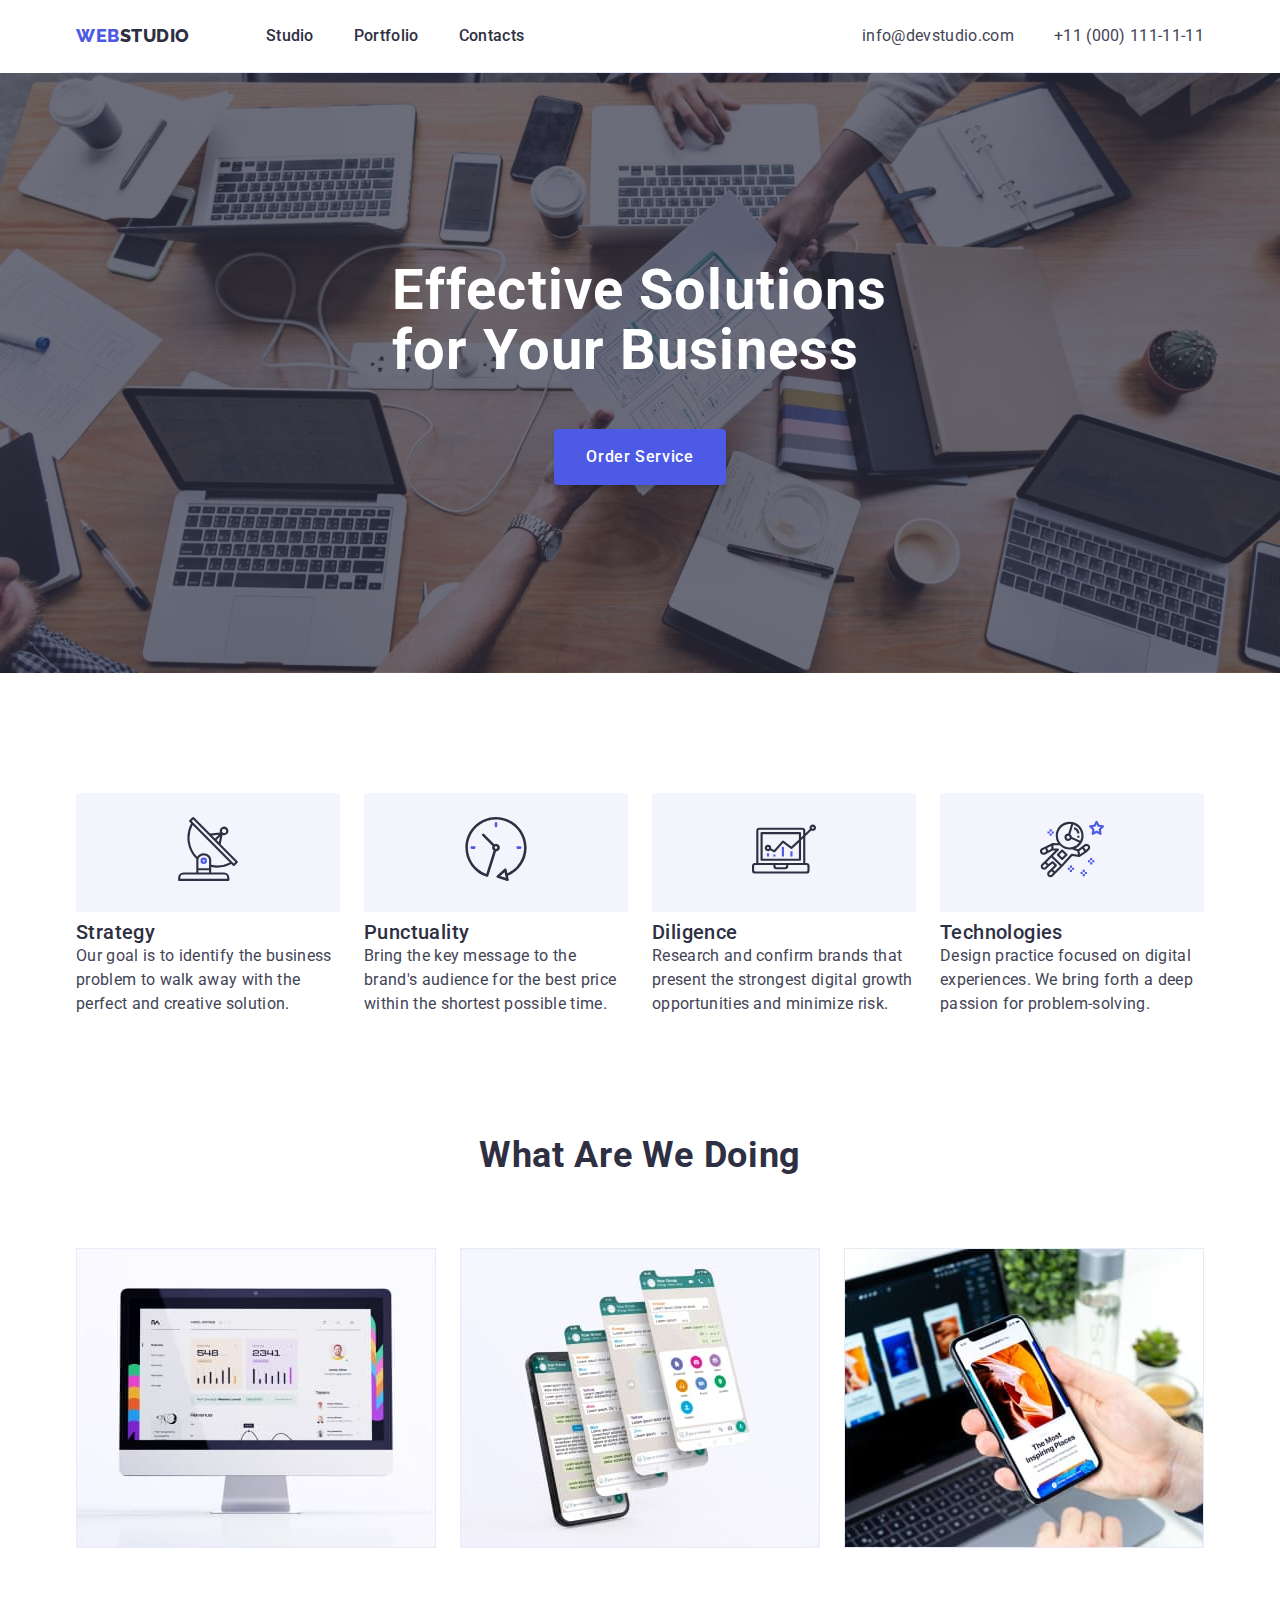
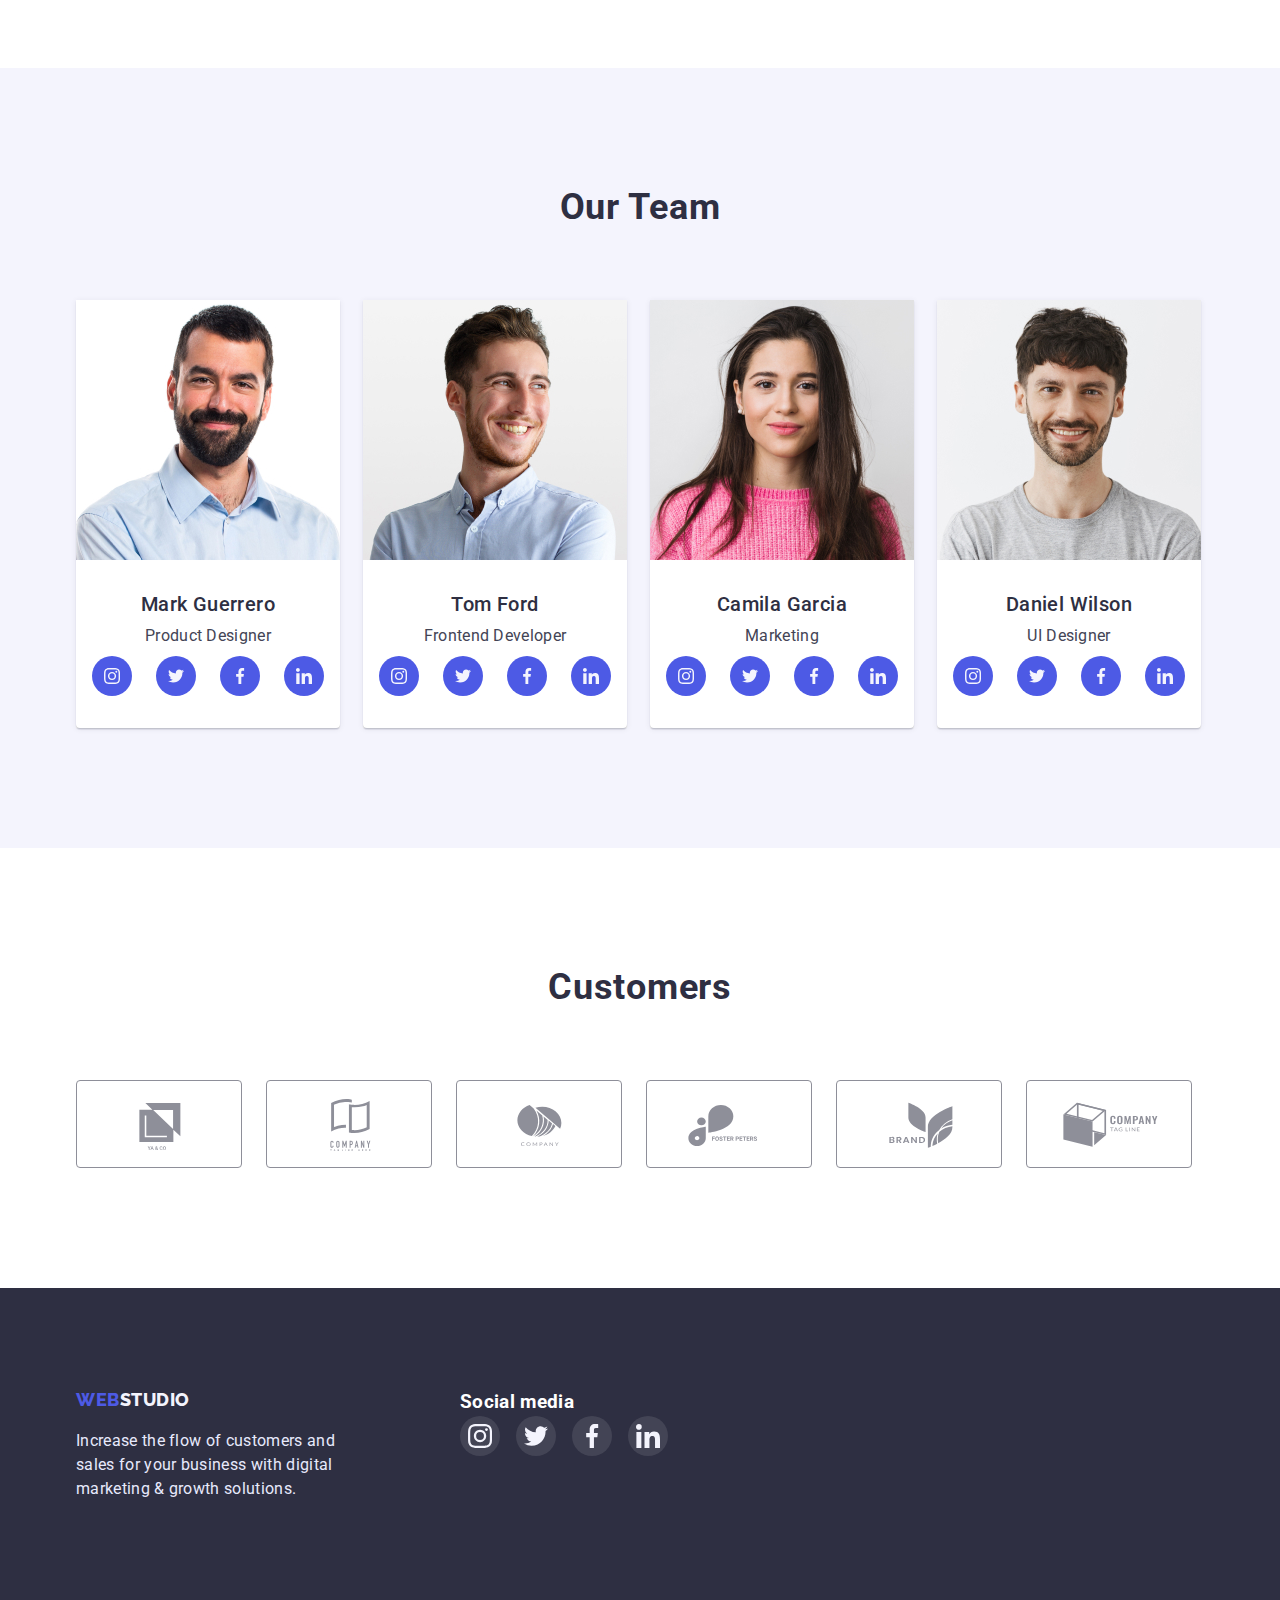
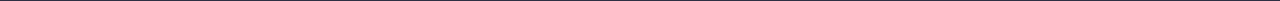
<file: index.html>
<!DOCTYPE html>
<html lang="en">

<head>
    <meta charset="UTF-8">
    <meta http-equiv="X-UA-Compatible" content="IE=edge">
    <meta name="viewport" content="width=device-width, initial-scale=1.0">
    <link rel="stylesheet" href="https://cdnjs.cloudflare.com/ajax/libs/modern-normalize/1.1.0/modern-normalize.css">
    <link rel="preconnect" href="https://fonts.googleapis.com">
    <link rel="preconnect" href="https://fonts.gstatic.com" crossorigin>
    <link href="https://fonts.googleapis.com/css2?family=Raleway:wght@800&family=Roboto:wght@400;500;700&display=swap"
        rel="stylesheet">
    <link rel="stylesheet" href="./css/styles.css">
    <title>Mane page</title>
</head>

<body class="body">
    <header class="head">
<div class="container head-container center">
        <!--Навігація-->
        <nav class="nav center">
            <a href="" class="link-logo  link">web<span class="nav-logo">studio</span></a>
            <ul class="nav-list list">
                <li class="nav-item"><a href="./index.html" class="nav-link link">Studio</a></li>
                <li class="nav-item"><a href="./portfolio.html" class="nav-link link">Portfolio</a></li>
                <li class="nav-item"><a href="" class="nav-link link">Contacts</a></li>
            </ul>
        </nav>
        <!--Контакти-->
        <ul class="contact list ">
            <li class="contact-list"><a href="mailto:info@devstudio.com" class="contact-link link">info@devstudio.com</a></li>
            <li class="contact-list"><a href="tel:+110001111111" class="contact-link link">+11 (000) 111-11-11</a></li>
        </ul>
</div>

    </header>
    <main>
        <!--Section Hero-->
        <div class="hero-background">
            <section class="section hero">
                <div class="container center">
                    <h1 class="slogan">Effective Solutions for Your Business</h1>
                    <button class="hero-btn btn" type="button">Order Service</button>
                </div>
            </section>
            </div>
            <!--features-->
            <section class="section features">
                <div class="container">
                    <h2 class="title hide">Features</h2>
                    <ul class="feature-list list">
                        <li class="feature-item icon-antenna">
                           <div class="icon-card">
                            <svg class="icon" width="64" height="64">         <use href="./image/symbol-defs-opt.svg#icon-antenna"></use>
                            </svg>
                           </div>
                            <h3 class="feature-subtitle subtitle">Strategy</h3>
                            <p class="feature-text">Our goal is to identify the business
                                problem to walk away with the perfect and creative solution.</p>
                        </li>
                        <li class="feature-item">
                            <div class="icon-card">
                                <svg class="icon" width="64" height="64">
                                    <use href="./image/symbol-defs-opt.svg#icon-clock"></use>
                                </svg>
                            </div>
                            <h3 class="feature-subtitle subtitle">Punctuality</h3>
                            <p class="feature-text">Bring the key message to the brand's audience for the best price within the
                                shortest
                                possible time.
                            </p>
                        </li>
                        <li class="feature-item">
                            <div class="icon-card">
                                <svg class="icon" width="64" height="64">
                                    <use href="./image/symbol-defs-opt.svg#icon-diagram"></use>
                                </svg>
                            </div>
                            <h3 class="feature-subtitle subtitle">Diligence</h3>
                            <p class="feature-text">Research and confirm brands that present the strongest digital growth
                                opportunities
                                and minimize
                                risk.</p>
                        </li>
                        <li class="feature-item">
                            <div class="icon-card">
                                <svg class="icon" width="64" height="64">
                                    <use href="./image/symbol-defs-opt.svg#icon-astronaut"></use>
                                </svg>
                            </div>
                            <h3 class="feature-subtitle subtitle">Technologies</h3>
                            <p class="feature-text">Design practice focused on digital experiences. We bring forth a deep passion
                                for
                                problem-solving.
                            </p>
                        </li>
                    </ul>
                </div>
            </section>
        <!--What are we doing-->
        <section class="section works">
        <div class="container">
            <h2 class="title">What are we doing</h2>
            <ul class="works-list list">
                <li class="works-item">
                    <img class="image" src="./image/work1.jpg" alt="Monitor" width="360">
                </li>
                <li class="works-item">
                    <img class="image" src="./image/work2.jpg" alt="Mobile" width="360">
                </li>
                <li class="works-item">
                    <img class="image" src="./image/work3.jpg" alt="mobile in hand" width="360">
                </li>
            </ul>
        </div>
        </section>
        <!--Our Team-->
        <section class="section team">
        <div class="container">
            <h2 class="title">Our Team</h2>
            <ul class="team-list list">
                <li class="team-item">
                    <div class="team-item-container">
                        <img class="image" src="./image/worker1.jpg" alt="man" width="264">
                        <div class="team-card">
                            <h3 class="team-people subtitle">Mark Guerrero</h3>
                            <p class="team-profesion">Product Designer</p>
                            <ul class="team-contact list">
                                <li class="team-contact-iteam link"> <a href="" class="link team-link">
                                        <svg class="icon-contact" width="16"  height="16">
                                            <use href="./image/symbol-defs-opt.svg#icon-instagram"></use>
                                        </svg>
                                    </a>
                                </li>
                                <li class="team-contact-iteam link"> <a href="" class="link team-link">
                                        <svg class="icon-contact" width="16"  height="16">
                                            <use href="./image/symbol-defs-opt.svg#icon-twitter"></use>
                                        </svg>
                                    </a>
                                </li>
                                <li class="team-contact-iteam link"> <a href="" class="link team-link">
                                        <svg class="icon-contact" width="16"  height="16">
                                            <use href="./image/symbol-defs-opt.svg#icon-facebook"></use>
                                        </svg>
                                    </a>
                                </li>
                                <li class="team-contact-iteam link"> <a href="" class="link team-link">
                                        <svg class="icon-contact" width="16"  height="16">
                                            <use href="./image/symbol-defs-opt.svg#icon-linkedin"></use>
                                        </svg>
                                    </a>
                                </li>
                            </ul>
                        </div>
                        
                    </div>
                </li>
                <li class="team-item">
                   <div class="team-item-container">
                    <img class="image" src="./image/worker2.jpg" alt="man" width="264">
                    <div class="team-card">
                        <h3 class="team-people subtitle ">Tom Ford</h3>
                        <p class="team-profesion">Frontend Developer</p>
                        <ul class="team-contact list">
                            <li class="team-contact-iteam link"> <a href="" class="link team-link">
                                    <svg class="icon-contact" width="16"  height="16">
                                        <use href="./image/symbol-defs-opt.svg#icon-instagram"></use>
                                    </svg>
                                </a>
                            </li>
                            <li class="team-contact-iteam link"> <a href="" class="link team-link">
                                    <svg class="icon-contact" width="16"  height="16">
                                        <use href="./image/symbol-defs-opt.svg#icon-twitter"></use>
                                    </svg>
                                </a>
                            </li>
                            <li class="team-contact-iteam link"> <a href="" class="link team-link">
                                    <svg class="icon-contact" width="16"  height="16">
                                        <use href="./image/symbol-defs-opt.svg#icon-facebook"></use>
                                    </svg>
                                </a>
                            </li>
                            <li class="team-contact-iteam link"> <a href="" class="link team-link">
                                    <svg class="icon-contact" width="16"  height="16">
                                        <use href="./image/symbol-defs-opt.svg#icon-linkedin"></use>
                                    </svg>
                                </a>
                            </li>
                        </ul>
                    </div>
                   </div>
                </li>
                <li class="team-item">
                    <div class="team-item-container">
                        <img class="image" src="./image/worker3.jpg" alt="woman" width="264">
                        <div class="team-card">
                            <h3 class="team-people subtitle">Camila Garcia</h3>
                            <p class="team-profesion">Marketing</p>
                            <ul class="team-contact list">
                                <li class="team-contact-iteam link"> <a href="" class="link team-link">
                                        <svg class="icon-contact" width="16"  height="16">
                                            <use href="./image/symbol-defs-opt.svg#icon-instagram"></use>
                                        </svg>
                                    </a>
                                </li>
                                <li class="team-contact-iteam link"> <a href="" class="link team-link">
                                        <svg class="icon-contact" width="16"  height="16">
                                            <use href="./image/symbol-defs-opt.svg#icon-twitter"></use>
                                        </svg>
                                    </a>
                                </li>
                                <li class="team-contact-iteam link"> <a href="" class="link team-link">
                                        <svg class="icon-contact" width="16"  height="16">
                                            <use href="./image/symbol-defs-opt.svg#icon-facebook"></use>
                                        </svg>
                                    </a>
                                </li>
                                <li class="team-contact-iteam link"> <a href="" class="link team-link">
                                        <svg class="icon-contact" width="16"  height="16">
                                            <use href="./image/symbol-defs-opt.svg#icon-linkedin"></use>
                                        </svg>
                                    </a>
                                </li>
                            </ul>
                        </div>
                    </div>
                </li>
                <li class="team-item">
                    <div class="team-item-container">
                        <img class="image" src="./image/worker4.jpg" alt="man" width="264">
                        <div class="team-card">
                            <h3 class="team-people subtitle">Daniel Wilson</h3>
                            <p class="team-profesion">UI Designer</p>
                            <ul class="team-contact list">
                                <li class="team-contact-iteam link"> <a href="" class="link team-link">
                                        <svg class="icon-contact" width="16"  height="16">
                                            <use href="./image/symbol-defs-opt.svg#icon-instagram"></use>
                                        </svg>
                                    </a>
                                </li>
                                <li class="team-contact-iteam link"> <a href="" class="link team-link">
                                        <svg class="icon-contact" width="16"  height="16">
                                            <use href="./image/symbol-defs-opt.svg#icon-twitter"></use>
                                        </svg>
                                    </a>
                                </li>
                                <li class="team-contact-iteam link"> <a href="" class="link team-link">
                                        <svg class="icon-contact" width="16"  height="16">
                                            <use href="./image/symbol-defs-opt.svg#icon-facebook"></use>
                                        </svg>
                                    </a>
                                </li>
                                <li class="team-contact-iteam link"> <a href="" class="link team-link">
                                        <svg class="icon-contact" width="16"  height="16">
                                            <use href="./image/symbol-defs-opt.svg#icon-linkedin"></use>
                                        </svg>
                                    </a>
                                </li>
                            </ul>
                        </div>
                    </div>
                </li>
            </ul>
        </div>
    </section>
    <section class="customers section">
        <div class="container">
            <h2 class="title">Customers</h2>
            <ul class="customers-list list">
                <li class="customers-item"> <a class="customers-link link" href=""> <svg class="customers-icon" ><use href="./image/symbol-defs-opt.svg#icon-Logo1"></use>
                </svg> </a></li>
                <li class="customers-item"> <a class="customers-link link" href=""> <svg class="customers-icon" ><use href="./image/symbol-defs-opt.svg#icon-Logo2"></use>
                </svg> </a></li>
                <li class="customers-item"> <a class="customers-link link" href=""> <svg class="customers-icon" ><use href="./image/symbol-defs-opt.svg#icon-Logo3"></use>
                </svg> </a></li>
                <li class="customers-item"> <a class="customers-link link" href=""> <svg class="customers-icon" ><use href="./image/symbol-defs-opt.svg#icon-Logo4"></use>
                </svg> </a></li>
                <li class="customers-item"> <a class="customers-link link" href=""> <svg class="customers-icon" ><use href="./image/symbol-defs-opt.svg#icon-Logo5"></use>
                </svg> </a></li>
                <li class="customers-item"> <a class="customers-link link" href=""> <svg class="customers-icon" ><use href="./image/symbol-defs-opt.svg#icon-Logo6"></use>
                </svg> </a></li>
            </ul>
        </div>
    </section>
    </main>
    <!--Footer-->
    <footer class="footer">
        <div class="container footer-container">
            <div class="footer-information">
                <a class="footer-link" href="">web<span class="footer-logo">studio</span></a>
                <p class="footer-text">Increase the flow of customers and sales for your business with digital marketing & growth
                    solutions.</p>
            </div>
            <div class="social-media">
            <h3 class="subtitle-media">Social media</h3>
            <ul class="social-media-list list">
                <li class="social-media-link link">
                    <svg class="media-icon"><use href="./image/symbol-defs-opt.svg#icon-instagram"></use>
                    </svg>
                </li>
                <li class="social-media-link link">
                    <svg class="media-icon">
                        <use href="./image/symbol-defs-opt.svg#icon-twitter"></use>
                    </svg>
                </li>
                <li class="social-media-link link">
                    <svg class="media-icon">
                        <use href="./image/symbol-defs-opt.svg#icon-facebook"></use>
                    </svg>
                </li>
                <li class="social-media-link link">
                    <svg class="media-icon">
                        <use href="./image/symbol-defs-opt.svg#icon-linkedin"></use>
                    </svg>
                </li>
            </ul>
            </div>
        </div>
       
    </footer>

</body>

</html>
</file>
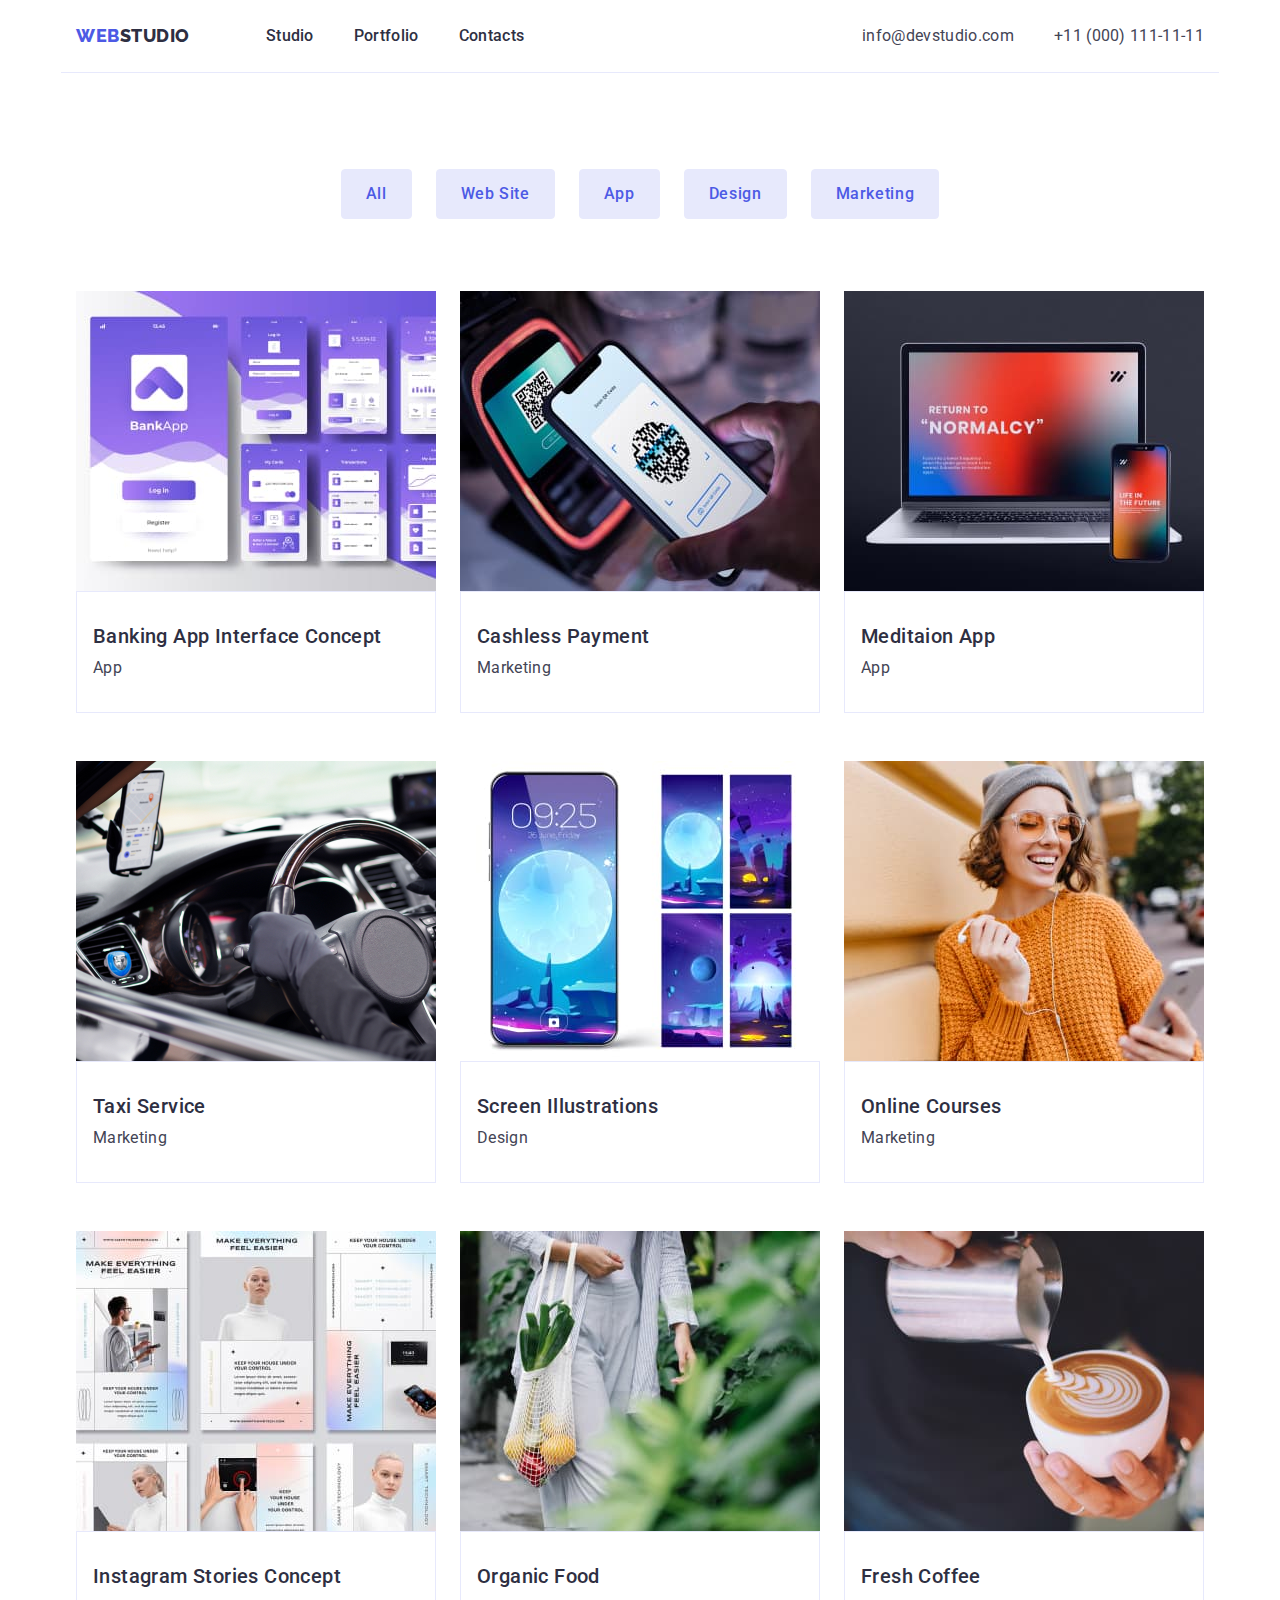
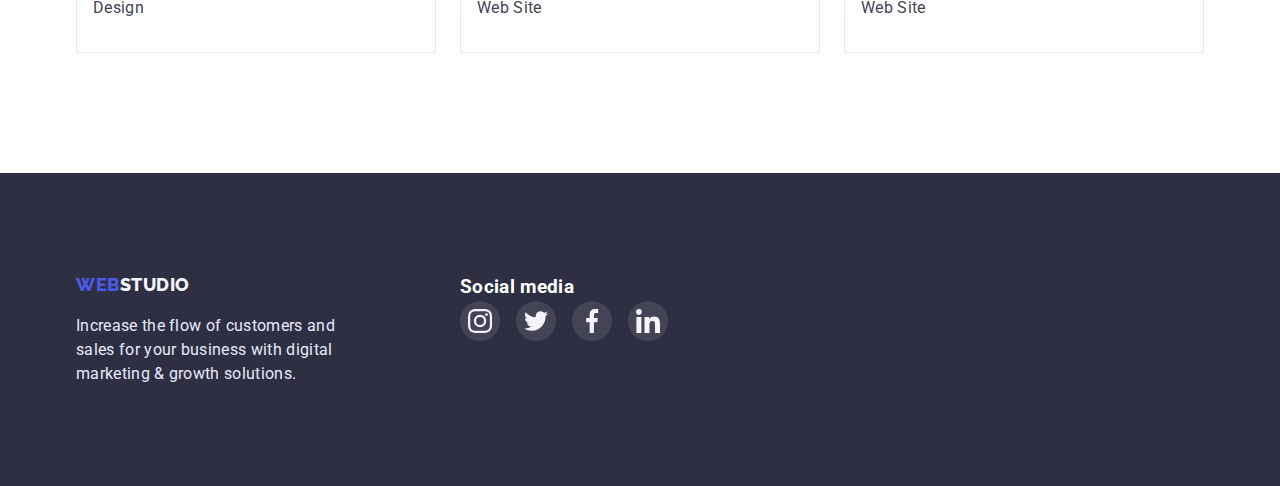
<file: portfolio.html>
<!DOCTYPE html>
<html lang="en">
<head>
    <meta charset="UTF-8">
    <meta http-equiv="X-UA-Compatible" content="IE=edge">
    <meta name="viewport" content="width=device-width, initial-scale=1.0">
    <link rel="stylesheet" href="https://cdnjs.cloudflare.com/ajax/libs/modern-normalize/1.1.0/modern-normalize.css">
    <link rel="preconnect" href="https://fonts.googleapis.com">
    <link rel="preconnect" href="https://fonts.gstatic.com" crossorigin>
    <link href="https://fonts.googleapis.com/css2?family=Raleway:wght@800&family=Roboto:wght@400;500;700&display=swap"
        rel="stylesheet">
    <link rel="stylesheet" href="./css/styles.css">
    <title>Portfolio</title>
</head>
<body class="body">
    <!--Навігація-->
    <header class="head">
        <div class="container head-container center">
    <nav class="nav center">
            <a href="" class="link-logo  link">web<span class="nav-logo">studio</span></a>
            <ul class="nav-list list">
                <li class="nav-item"><a href="./index.html" class="nav-link link">Studio</a></li>
                <li class="nav-item"><a href="./portfolio.html" class="nav-link link">Portfolio</a></li>
                <li class="nav-item"><a href="" class="nav-link link">Contacts</a></li>
            </ul>
    </nav>
        <!--Контакти-->
        <ul class="contact list ">
            <li class="contact-list"><a href="mailto:info@devstudio.com" class="contact-link link">info@devstudio.com</a></li>
            <li class="contact-list"><a href="tel:+110001111111" class="contact-link link">+11 (000) 111-11-11</a></li>
        </ul>
        </div>
    </header>
    <main>
        <!--Section our work-->
        <section class="section section-work">
        <div class="container">
            <h1 class="hide">Our works</h1>
            <ul class="work-list list">
                <li class="work-item"><button class="work-btn btn" type="button">All</button></li>
                <li class="work-item"><button class="work-btn btn" type="button">Web Site</button></li>
                <li class="work-item"><button class="work-btn btn" type="button">App</button></li>
                <li class="work-item"><button class="work-btn btn" type="button">Design</button></li>
                <li class="work-item"><button class="work-btn btn" type="button">Marketing</button></li>
            </ul>
            <h2 class="hide">Cards</h2>
            <ul class="cards-list list">
                <li class="cards-item">
                    <a href="" class="cards-link link">
                        <img class="image" src="./image/filtr1.jpg" alt="app" width="360">
                        <div class="cards-description">
                            <h3 class="cards-subtitle subtitle">Banking App Interface Concept</h3>
                            <p class="cards-text">App</p>
                        </div>
                    </a>
                </li>
                <li class="cards-item">
                    <a href="" class="cards-link link">
                        <img class="image" src="./image/filtr2.jpg" alt="payment by telephone" width="360">
                        <div class="cards-description">
                            <h3 class="cards-subtitle subtitle">Cashless Payment</h3>
                            <p class="cards-text">Marketing</p>
                        </div> 
                    </a>
                </li>
                <li class="cards-item">
                    <a href="" class="cards-link link">
                        <img class="image" src="./image/filtr3.jpg" alt="Computer and phone" width="360">
                        <div class="cards-description">
                            <h3 class="cards-subtitle subtitle">Meditaion App</h3>
                            <p class="cards-text">App</p>
                        </div>
                    </a>
                </li>
                <li class="cards-item">
                    <a href="" class="cards-link link">
                        <img class="image" src="./image/filtr4.jpg" alt="Phone in the car" width="360">
                        <div class="cards-description">
                            <h3 class="cards-subtitle subtitle">Taxi Service</h3>
                            <p class="cards-text">Marketing</p>
                        </div>
                    </a>
                </li>
                <li class="cards-item">
                    <a href="" class="cards-link link">
                        <img class="image" src="./image/filtr5.jpg" alt="Screen for phone" width="360">
                        <div class="cards-description">
                            <h3 class="cards-subtitle subtitle">Screen Illustrations</h3>
                            <p class="cards-text">Design</p>
                        </div>
                    </a>
                </li>
                <li class="cards-item">
                    <a href="" class="cards-link link">
                        <img class="image" src="./image/filtr6.jpg" alt="a woman with a phone" width="360">
                        <div class="cards-description">
                            <h3 class="cards-subtitle subtitle">Online Courses</h3>
                            <p class="cards-text">Marketing</p>
                        </div>
                    </a>
                </li>
                <li class="cards-item">
                    <a href="" class="cards-link link">
                        <img class="image" src="./image/filtr7.jpg" alt="Instagram" width="360">
                        <div class="cards-description">
                            <h3 class="cards-subtitle subtitle">Instagram Stories Concept</h3>
                            <p class="cards-text">Design</p>
                        </div>
                    </a>
                </li>
                <li class="cards-item">
                    <a href="" class="cards-link link">
                        <img class="image" src="./image/filtr8.jpg" alt="a woman carries a bag with groceries " width="360">
                        <div class="cards-description">
                            <h3 class="cards-subtitle subtitle">Organic Food</h3>
                            <p class="cards-text">Web Site</p>
                        </div> 
                    </a>
                </li>
                <li class="cards-item">
                    <a href="" class="cards-link link">
                        <img class="image" src="./image/filtr9.jpg" alt="a cup of cofee" width="360">
                        <div class="cards-description">
                            <h3 class="cards-subtitle subtitle">Fresh Coffee</h3>
                            <p class="cards-text">Web Site</p>
                        </div>
                    </a>
                </li>
            </ul>
        </div>
        </section>
    </main>
   <footer class="footer">
        <div class="container footer-container">
            <div class="footer-information">
                <a class="footer-link" href="">web<span class="footer-logo">studio</span></a>
                <p class="footer-text">Increase the flow of customers and sales for your business with digital marketing & growth
                    solutions.</p>
            </div>
            <div class="social-media">
            <h3 class="subtitle-media">Social media</h3>
            <ul class="social-media-list list">
                <li class="social-media-link link">
                    <svg class="media-icon"><use href="./image/symbol-defs-opt.svg#icon-instagram"></use>
                    </svg>
                </li>
                <li class="social-media-link link">
                    <svg class="media-icon">
                        <use href="./image/symbol-defs-opt.svg#icon-twitter"></use>
                    </svg>
                </li>
                <li class="social-media-link link">
                    <svg class="media-icon">
                        <use href="./image/symbol-defs-opt.svg#icon-facebook"></use>
                    </svg>
                </li>
                <li class="social-media-link link">
                    <svg class="media-icon">
                        <use href="./image/symbol-defs-opt.svg#icon-linkedin"></use>
                    </svg>
                </li>
            </ul>
            </div>
        </div>
       
    </footer>
</body>
</html>
</file>
<file: css/styles.css>
/* *,
* ::before,
* ::after {
    box-sizing: inherit;
} */

:root {
    --dark: #2E2F42;
    --primary-brand: #4D5AE5;
    --pressed-state: #404BBF;
    --success: #31D0AA;
    --text: #434455;
    --subtle-text: #8E8F99;
    --accent: #E7E9FC;
    --light: #F4F4FD;
    --color-btn: #ffffff;
}

/*---------------normalize class------------------*/

h1, h2, h3, h4, h5, p {
    margin-top: 0;
    margin-bottom: 0;
}

ul, ol {
    margin-top: 0;
    margin-bottom: 0;
    padding-left: 0;
}

img {display: block;
    max-width: 100%;
    height: auto;
}

address {
    font-style: normal;
}


a {text-decoration: none;
}

.list {list-style: none;}

.link {
    text-decoration: none;
    color: inherit;}

/*-----------------------main class------------*/

.container {
    max-width: 1158px;
    padding-left: 15px;
    padding-right: 15px;
    margin: 0 auto;
}



.body {
    background-color: var(--color-btn);
    font-family: 'Roboto', sans-serif;
    font-size: 16px;
    line-height: 1.5;
    letter-spacing: 0.02em;
    color: var(--text);
}

.head {}

.section {
   padding-bottom: 120px;
   padding-top: 120px;
}
.title {
    font-size: 36px;
    line-height: 1.11;
    letter-spacing: 0.02em;
    text-transform: capitalize;
    color: var(--dark);
    text-align: center;

    margin-bottom: 72px;
}

.subtitle {
    font-weight: 500;
    font-size: 20px;
    line-height: 1.2;
    letter-spacing: 0.02em;
}

.btn {
    display: flex;
    font-family: inherit;
    font-weight: 500;
    font-size: 16px;
    line-height: 1.5;
    letter-spacing: 0.04em;
    cursor: pointer;
    background-color: transparent;
    padding: 0;
    border: none;
}
 .center {
    align-items: center;
 }

 .hide {
     position: absolute;
     width: 1px;
     height: 1px;
     margin: -1px;
     padding: 0;
     overflow: hidden;
     border: 0;
     clip: rect(0 0 0 0);
 }

 /*------------------Navigation-----------------------*/
.head-container {
    display: flex;
    border-bottom: 1px solid var(--accent);
}

 .nav {
    display: flex;
 }

.nav-list {
    display: flex;
    flex-wrap: wrap;
    gap: 40px;
    padding-top: 24px;
    padding-bottom: 24px;

  margin-left: 76px;
}

.nav-list .nav-link:hover, .nav-list .nav-link:focus,
.contact-link:hover, .contact-list .contact-link:focus  {
    color: var(--primary-brand);
}

.link-logo, .footer-link, .nav-logo,
.footer-logo {
    font-family: 'Raleway', sans-serif;
    font-weight: 800;
    font-size: 18px;
    line-height: 1.33;
    letter-spacing: 0.03em;
    text-transform: uppercase;
    
}

.link-logo,
.footer-link {
    color: var(--primary-brand);
}

.nav-logo{
    color: var(--dark);
}

.nav-link {
    font-weight: 500;
    line-height: 1.5;
    letter-spacing: 0.02em;
    color: var(--dark);
}

.nav-link:is(:hover, :focus)::after {
    content: '';
    width: 100%;
    height: 4px;
    background: var(--pressed-state);
    border-radius: 2px;
    display: block;
}

.contact {
    display: flex;
    flex-wrap: wrap;
    gap: 40px;

    margin-left: auto;
}

.contact-link {
    line-height: 1.5;
    letter-spacing: 0.02em;
    color: inherit;
}

.contact-list {
  
   }
    

   /* -----------------------Section Hero------------------- */
   .hero-background {
    /* background-image: url(../image/darkbg.png), url(../image/herotitle.jpg) ; */
    background-image: linear-gradient(rgba(46, 47, 66, 0.7), rgba(46, 47, 66, 0.7)), url(../image/herotitle.jpg);
    max-width: 1440px;
    height: auto;
    margin: 0 auto;
    background-repeat: no-repeat;
    background-position: center;
    background-size: cover;
    background-color: rgba(46, 47, 66, 0.7);
    }
   .section.hero {
    
    padding: 188px;
   }

  .slogan {
    max-width: 496px;

    font-weight: 700;
    font-size: 56px;
    line-height: 1.07;
    letter-spacing: 0.02em;
    color: var(--color-btn);

    margin: 0 auto 48px auto;
  }

   .hero-btn {
    min-width: 116px;

    background-color: var(--primary-brand);
    color: var(--color-btn);
    border-radius: 4px;
    box-shadow: 0px 4px 4px rgba(0, 0, 0, 0.15);

    margin: 0 auto;
    padding: 16px 32px;
   }

   .hero-btn:hover, .hero-btn:focus {
    background-color: var(--pressed-state);
   }

/* -------------------------------------features------------------------------ */
.section.features {
    padding-bottom: 0;
}

.feature-list {
    display: flex;
    flex-wrap: wrap;
    gap: 24px;
    color: var(--dark);
}

.feature-item {
     flex-basis: calc((100% - 72px) / 4) ;
}

 .icon-card{
    text-align: center;
    background: #F4F4FD;
    border-radius: 4px;
    padding-top: 24px;
    padding-bottom: 24px;
    min-width: 264px;
 }

.icon {
 
}

.feature-subtitle {
    font-weight: 500;
    font-size: 20px;
    line-height: 1.2;
    letter-spacing: 0.02em;
    color: var(--dark);
    margin-top: 8px;
}

.feature-text {
    /* max-width: 264px; */
    color: var(--text);
}

/* -----------------------------What are we doing ----------------------------*/
  .works {}

  .works-list {
    display: flex;
    flex-wrap: wrap;
    gap: 24px;
  }

  .works-item {
    flex-basis: calc(100% - 48px) / 3;
  }

  .image {
     width: 100%; 
  }

/* -------------------------Our Team ----------------------------*/
  .team {
    background-color: var(--light);
  }

  .team-list {
    display: flex;
    flex-wrap: wrap;
    gap: 23px;
  }

  .team-item {
    background-color: var(--color-btn);
      }

  .team-item-container {
    box-shadow: 0px 1px 6px rgba(46, 47, 66, 0.08), 0px 1px 1px rgba(46, 47, 66, 0.16), 0px 2px 1px rgba(46, 47, 66, 0.08);
    border-radius: 0px 0px 4px 4px;
  }

  .team-people {
    color: var(--dark);
    text-align: center;
    margin-bottom: 8px;
  }

  .team-profesion {
    text-align: center;
    margin-bottom: 8px;
    }

.team-card {
    padding: 32px 16px;
    }

.team-contact{
    display: flex;
    gap: 24px;
    justify-content: center;
}

.team-contact-iteam{
    width: 40px;
    height: 40px;
}

.team-link{
    display: flex;
    width: 100%;
    height: 100%;
    background: var(--primary-brand);
    border-radius: 50%;
    justify-content: center;
    align-items: center;
}

.team-link:is(:hover, :focus) {
    background-color: var(--pressed-state);

}

.icon-contact{

}

/*-------------------------Customers--------------------------------*/
.customers {}

.customers-list {
    display: flex;
    gap: 24px;
    flex-wrap: wrap;
}

.customers-item {
    flex-basis: calc(100% - 120px) / 6;
    }

.customers-link {
    display: flex;
    justify-content: center;
    align-items: center;
    width: 100%;
    height: 88px;
    padding: 0 30px;
    border: 1px solid var(--subtle-text);
    border-radius: 4px;
    color: var(--pressed-state);
    
}

.customers-link:is(:focus, :hover){
        border: 1px solid var(--pressed-state);
        color: var(--pressed-state);
       
    }

.customers-icon {
    width: 104px;
    height: 56px;
    fill: #8e8f99;
    
}

.customers-link:is(:focus, :hover) .customers-icon {
    fill: currentColor;
 }

/* ------------------------Footer ----------------------------------*/
.footer {
    padding-top: 100px;
    padding-bottom: 100px;
    background-color: var(--dark);
}
.footer-container {
    display: flex;
}

.footer-information {
    margin-right: 120px;
}

.footer-link {

}

.footer-logo {
    color: var(--light);
}

.footer-text {
    max-width: 264px;
    color: var(--accent);
    margin-top: 16px;
}

.social-media {}

.subtitle-media {
    color: var(--color-btn);
}

.social-media-list {
    display: flex;
    flex-grow: 1;
    gap: 16px;
    width: 40px;
    height: 40px;
}

.social-media-link {
    display: flex;
    justify-content: center;
    align-items: center;
    background: rgba(255, 255, 255, 0.1);
    border-radius: 50%;
    width: 100%;
    height: 100%;
    padding: 8px;
}

.social-media-link:is(:hover, :focus) {
    background-color: #31D0AA;
}

.media-icon {
    width: 24px;
    height: 24px;
}


/*---------------------------------------- our work -----------------------*/

.section-work {
    padding-top: 96px;
}
.work-list {
    display: flex;
    justify-content: center;
    margin-bottom: 72px;
}

.work-item {}

.work-btn:focus, .work-btn:hover {
    background: var(--pressed-state);
    color: var(--color-btn);
}
.work-btn {
    color: var(--primary-brand);
    background-color: var(--accent);

    border: 1px solid var(--accent);
    border-radius: 4px;
    padding: 12px 24px;
    }

.work-item:is(:hover, :focus) {
    box-shadow: 0px 1px 6px rgba(46, 47, 66, 0.08), 0px 1px 1px rgba(46, 47, 66, 0.16), 0px 2px 1px rgba(46, 47, 66, 0.08);
}
.work-item:not(:last-child) {
    margin-right: 24px;
}

.cards-list {
    display: flex;
    flex-wrap: wrap;
    gap: 48px 24px;
}

.cards-item:hover {
    box-shadow: 0px 1px 6px rgba(46, 47, 66, 0.08), 0px 1px 1px rgba(46, 47, 66, 0.16), 0px 2px 1px rgba(46, 47, 66, 0.08);
  }

.cards-link {
}

.cards-description {
    padding: 32px 16px;
    border: 1px solid var(--accent);
    }
.link {}

.cards-subtitle {
    color: var(--dark);
    margin-bottom: 8px;
}

.cards-text {
}
</file>
